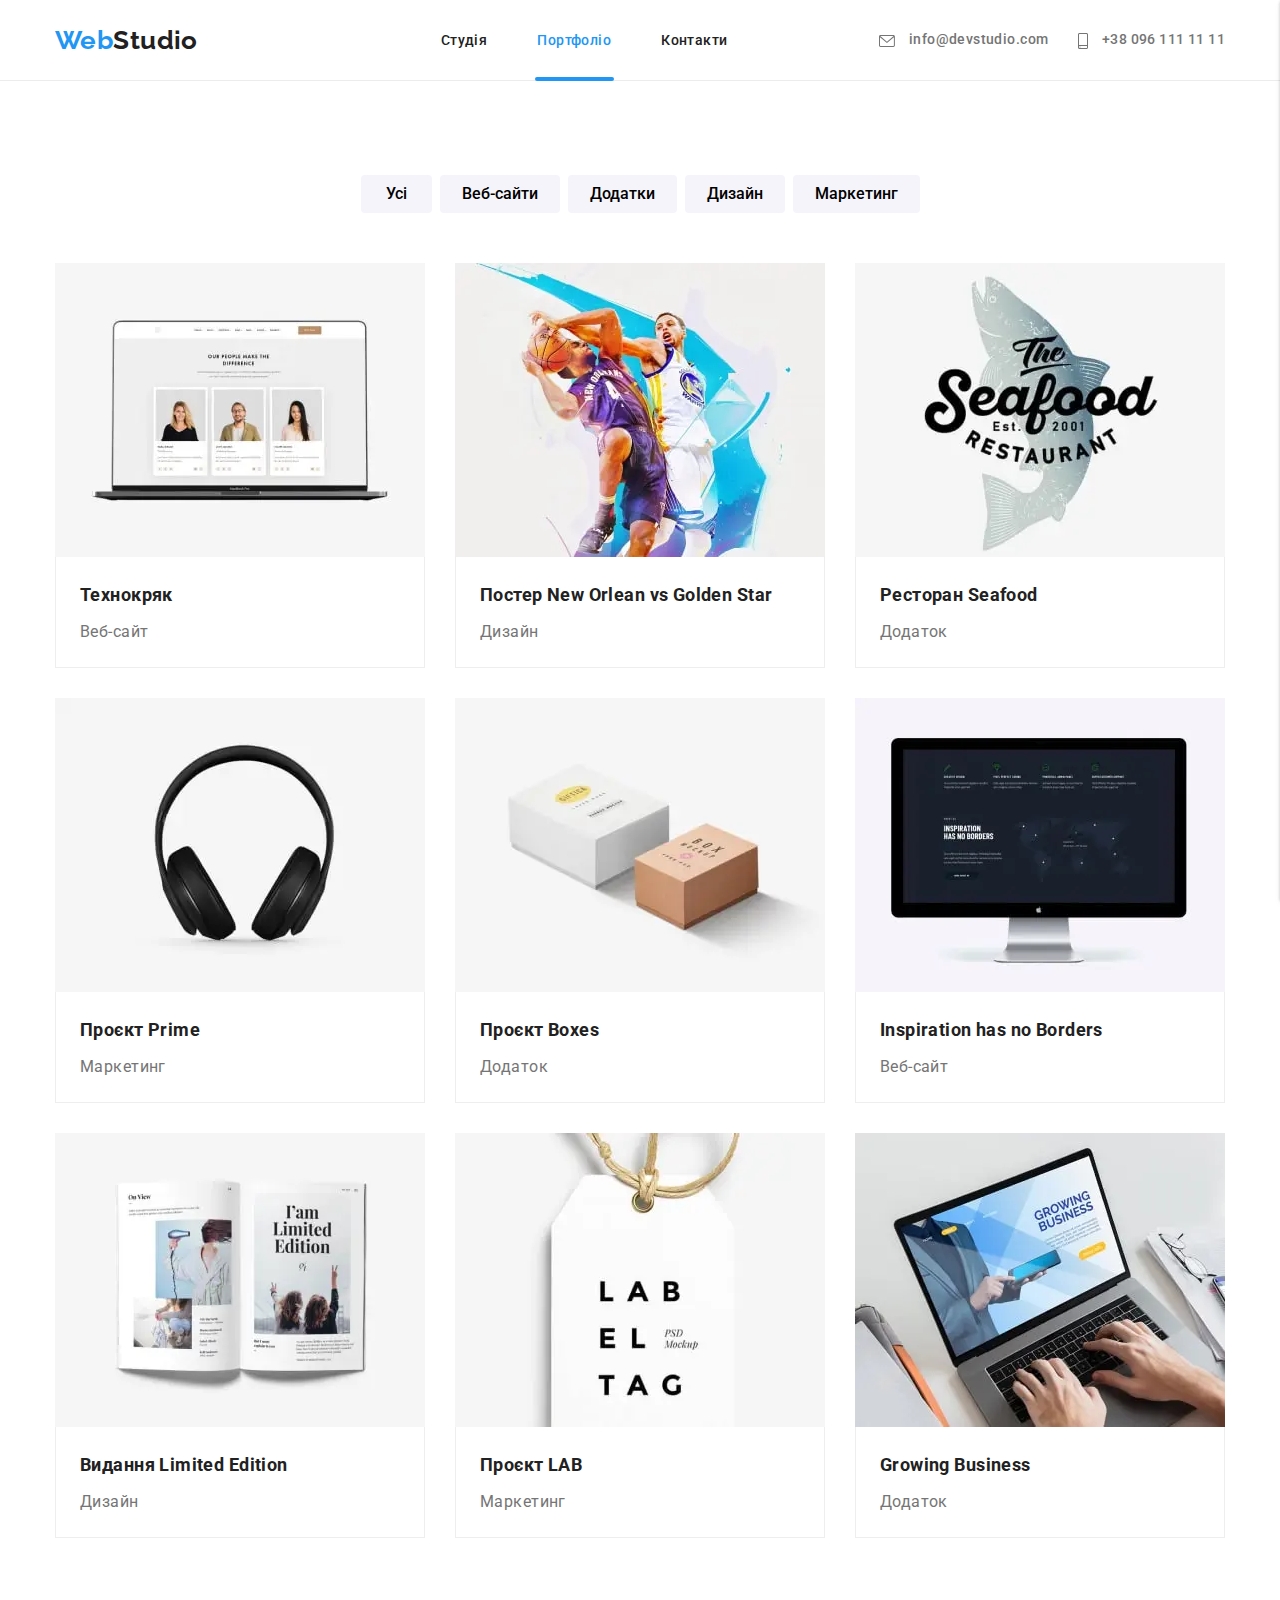
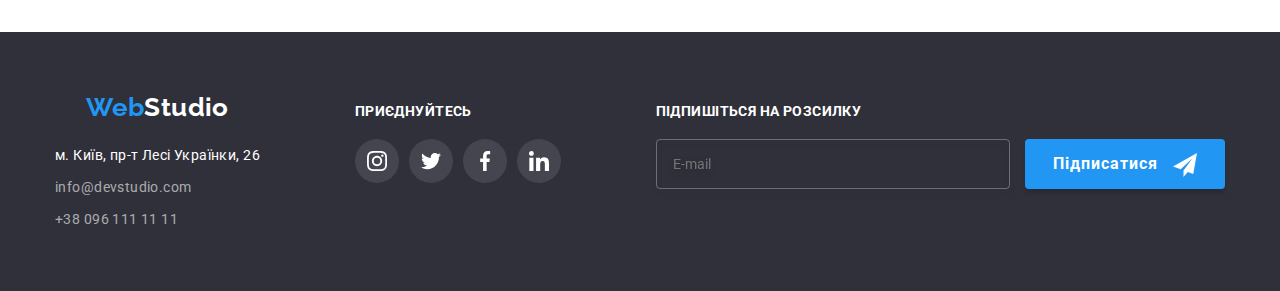
<file: portfolio.html>
<!DOCTYPE html>
<html lang="uk">
  <head>
    <meta charset="utf-8" />
    <meta http-equiv="x-ua-compatible" content="ie=edge" />
    <meta name="viewport" content="width=device-width, initial-scale=1.0" />
    <title>Portfolio</title>

    <link rel="preconnect" href="https://fonts.googleapis.com" />
    <link rel="preconnect" href="https://fonts.gstatic.com" crossorigin />
    <link
      href="https://fonts.googleapis.com/css2?family=Raleway:wght@700&family=Roboto:wght@400;500;700;900&display=swap"
      rel="stylesheet"
    />

    <link
      rel="stylesheet"
      href="https://cdnjs.cloudflare.com/ajax/libs/modern-normalize/1.1.0/modern-normalize.min.css"
    />
    <link rel="stylesheet" href="./css/main.min.css" />
  </head>
  <body>
    <header class="header">
      <div class="wrapper header__wrapper">
        <div class="logo header__logo">
          <a class="logo__link" href="./index.html"
            >Web<span
              class="logo__accent-text logo__accent-text_header-colored"
              lang="en"
              >Studio</span
            ></a
          >
        </div>
        <nav class="navigation">
          <ul class="navigation__list">
            <li class="navigation__item">
              <a class="navigation__link" href="./index.html">Студія</a>
            </li>
            <li class="navigation__item">
              <a
                class="navigation__link navigation__link_current"
                href="./portfolio.html"
                >Портфоліо</a
              >
            </li>
            <li class="navigation__item">
              <a class="navigation__link" href="#">Контакти</a>
            </li>
          </ul>
        </nav>

        <div class="contacts">
          <ul class="contacts__list">
            <li class="contacts__item">
              <a
                class="contacts__link"
                href="mailto:info@devstudio.com"
                lang="en"
              >
                <svg
                  class="contacts__icon contacts__icon_right"
                  width="16"
                  height="12"
                >
                  <use href="./images/svg/icons.svg#icon-envelope"></use>
                </svg>
                info@devstudio.com</a
              >
            </li>
            <li class="contacts__item">
              <a class="contacts__link" href="tel:+380961111111">
                <svg
                  class="contacts__icon contacts__icon_right"
                  width="10"
                  height="16"
                >
                  <use href="./images/svg/icons.svg#icon-smartphone"></use>
                </svg>
                +38 096 111 11 11</a
              >
            </li>
          </ul>
        </div>
        <button
          class="menu-toggle js-open-menu"
          aria-label="Відкрити мобільне меню"
          aria-expanded="false"
          aria-controls="mobile-menu"
        >
          <svg class="mobile-menu__icon" width="40" height="40">
            <use href="./images/svg/icons.svg#icon-menu-btn"></use>
            <use></use>
          </svg>
        </button>
      </div>
    </header>

    <main>
      <section class="projects">
        <h1 class="is-hidden">Проєкти</h1>
        <div class="wrapper">
          <ul class="buttons-list buttons-list__card-set">
            <li class="buttons-list__item">
              <button
                class="buttons-list__button buttons-list__button_uniq-size"
              >
                Усі
              </button>
            </li>
            <li class="buttons-list__item">
              <button class="buttons-list__button">Веб-сайти</button>
            </li>
            <li class="buttons-list__item">
              <button class="buttons-list__button">Додатки</button>
            </li>
            <li class="buttons-list__item">
              <button class="buttons-list__button">Дизайн</button>
            </li>
            <li class="buttons-list__item">
              <button class="buttons-list__button">Маркетинг</button>
            </li>
          </ul>

          <ul class="card-set">
            <li class="card-set__item">
              <a class="card-set__link" href="#">
                <div class="card-set__thumb">
                  <picture>
                    <source
                      media="(min-width: 1200px)"
                      srcset="
                        ./images/webp/desktop/desk-project-1@1x.webp 1x,
                        ./images/webp/desktop/desk-project-1@2x.webp 2x,
                        ./images/webp/desktop/desk-project-1@3x.webp 3x
                      "
                      type="image/webp"
                    />

                    <source
                      media="(min-width: 1200px)"
                      srcset="
                        ./images/jpg/desktop/desk-project-1@1x.jpg 1x,
                        ./images/jpg/desktop/desk-project-1@2x.jpg 2x,
                        ./images/jpg/desktop/desk-project-1@3x.jpg 3x
                      "
                      type="image/jpg"
                    />

                    <source
                      media="(min-width: 768px)"
                      srcset="
                        ./images/webp/tablet/tab-project-1@1x.webp 1x,
                        ./images/webp/tablet/tab-project-1@2x.webp 2x,
                        ./images/webp/tablet/tab-project-1@3x.webp 3x
                      "
                      type="image/webp"
                    />

                    <source
                      media="(min-width: 768px)"
                      srcset="
                        ./images/jpg/tablet/tab-project-1@1x.jpg 1x,
                        ./images/jpg/tablet/tab-project-1@2x.jpg 2x,
                        ./images/jpg/tablet/tab-project-1@3x.jpg 3x
                      "
                      type="image/jpg"
                    />

                    <source
                      media="(max-width: 767px)"
                      srcset="
                        ./images/webp/mobile/mob-project-1@1x.webp 1x,
                        ./images/webp/mobile/mob-project-1@2x.webp 2x,
                        ./images/webp/mobile/mob-project-1@3x.webp 3x
                      "
                      type="image/webp"
                    />

                    <source
                      media="(max-width: 767px)"
                      srcset="
                        ./images/jpg/mobile/mob-project-1@1x.jpg 1x,
                        ./images/jpg/mobile/mob-project-1@2x.jpg 2x,
                        ./images/jpg/mobile/mob-project-1@3x.jpg 3x
                      "
                      type="image/jpg"
                    />

                    <img
                      class="card-set__image"
                      src="./images/jpg/desktop/desk-project-1@1x.jpg"
                      alt="лептоп з зображеннням сайту з трьома фото, на яких дві жінки та чоловік"
                      width="370"
                      height="294"
                      loading="lazy"
                    />
                  </picture>

                  <div class="card-set__overlay">
                    <p class="card-set__description">
                      Ресурс пропонує комплексні пропозиції з різним рівнем
                      функціоналу та сервісів. Все це дозволить відвідувачу
                      отримати вичерпні відомості про компанію чи приватну
                      особу.
                    </p>
                  </div>
                </div>
                <div class="card-set__border">
                  <h2 class="card-set__title">Технокряк</h2>
                  <p class="card-set__text">Веб-сайт</p>
                </div>
              </a>
            </li>

            <li class="card-set__item">
              <a class="card-set__link" href="#">
                <div class="card-set__thumb">
                  <picture>
                    <source
                      media="(min-width: 1200px)"
                      srcset="
                        ./images/webp/desktop/desk-project-2@1x.webp 1x,
                        ./images/webp/desktop/desk-project-2@2x.webp 2x,
                        ./images/webp/desktop/desk-project-2@3x.webp 3x
                      "
                      type="image/webp"
                    />

                    <source
                      media="(min-width: 1200px)"
                      srcset="
                        ./images/jpg/desktop/desk-project-2@1x.jpg 1x,
                        ./images/jpg/desktop/desk-project-2@2x.jpg 2x,
                        ./images/jpg/desktop/desk-project-2@3x.jpg 3x
                      "
                      type="image/jpg"
                    />

                    <source
                      media="(min-width: 768px)"
                      srcset="
                        ./images/webp/tablet/tab-project-2@1x.webp 1x,
                        ./images/webp/tablet/tab-project-2@2x.webp 2x,
                        ./images/webp/tablet/tab-project-2@3x.webp 3x
                      "
                      type="image/webp"
                    />

                    <source
                      media="(min-width: 768px)"
                      srcset="
                        ./images/jpg/tablet/tab-project-2@1x.jpg 1x,
                        ./images/jpg/tablet/tab-project-2@2x.jpg 2x,
                        ./images/jpg/tablet/tab-project-2@3x.jpg 3x
                      "
                      type="image/jpg"
                    />

                    <source
                      media="(max-width: 767px)"
                      srcset="
                        ./images/webp/mobile/mob-project-2@1x.webp 1x,
                        ./images/webp/mobile/mob-project-2@2x.webp 2x,
                        ./images/webp/mobile/mob-project-2@3x.webp 3x
                      "
                      type="image/webp"
                    />

                    <source
                      media="(max-width: 767px)"
                      srcset="
                        ./images/jpg/mobile/mob-project-2@1x.jpg 1x,
                        ./images/jpg/mobile/mob-project-2@2x.jpg 2x,
                        ./images/jpg/mobile/mob-project-2@3x.jpg 3x
                      "
                      type="image/jpg"
                    />

                    <img
                      class="card-set__image"
                      src="./images/jpg/desktop/desk-project-2@1x.jpg"
                      alt="два гравця в баскетбол, один з м'ячем в стрибку, інший намагається вибити м'яч"
                      width="370"
                      height="294"
                      loading="lazy"
                    />
                  </picture>

                  <div class="card-set__overlay">
                    <p class="card-set__description">
                      Ресурс пропонує комплексні пропозиції з різним рівнем
                      функціоналу та сервісів. Все це дозволить відвідувачу
                      отримати вичерпні відомості про компанію чи приватну
                      особу.
                    </p>
                  </div>
                </div>
                <div class="card-set__border">
                  <h2 class="card-set__title">
                    Постер New Orlean vs Golden Star
                  </h2>
                  <p class="card-set__text">Дизайн</p>
                </div>
              </a>
            </li>

            <li class="card-set__item">
              <a class="card-set__link" href="#">
                <div class="card-set__thumb">
                  <picture>
                    <source
                      media="(min-width: 1200px)"
                      srcset="
                        ./images/webp/desktop/desk-project-3@1x.webp 1x,
                        ./images/webp/desktop/desk-project-3@2x.webp 2x,
                        ./images/webp/desktop/desk-project-3@3x.webp 3x
                      "
                      type="image/webp"
                    />

                    <source
                      media="(min-width: 1200px)"
                      srcset="
                        ./images/jpg/desktop/desk-project-3@1x.jpg 1x,
                        ./images/jpg/desktop/desk-project-3@2x.jpg 2x,
                        ./images/jpg/desktop/desk-project-3@3x.jpg 3x
                      "
                      type="image/jpg"
                    />

                    <source
                      media="(min-width: 768px)"
                      srcset="
                        ./images/webp/tablet/tab-project-3@1x.webp 1x,
                        ./images/webp/tablet/tab-project-3@2x.webp 2x,
                        ./images/webp/tablet/tab-project-3@3x.webp 3x
                      "
                      type="image/webp"
                    />

                    <source
                      media="(min-width: 768px)"
                      srcset="
                        ./images/jpg/tablet/tab-project-3@1x.jpg 1x,
                        ./images/jpg/tablet/tab-project-3@2x.jpg 2x,
                        ./images/jpg/tablet/tab-project-3@3x.jpg 3x
                      "
                      type="image/jpg"
                    />

                    <source
                      media="(max-width: 767px)"
                      srcset="
                        ./images/webp/mobile/mob-project-3@1x.webp 1x,
                        ./images/webp/mobile/mob-project-3@2x.webp 2x,
                        ./images/webp/mobile/mob-project-3@3x.webp 3x
                      "
                      type="image/webp"
                    />

                    <source
                      media="(max-width: 767px)"
                      srcset="
                        ./images/jpg/mobile/mob-project-3@1x.jpg 1x,
                        ./images/jpg/mobile/mob-project-3@2x.jpg 2x,
                        ./images/jpg/mobile/mob-project-3@3x.jpg 3x
                      "
                      type="image/jpg"
                    />

                    <img
                      class="card-set__image"
                      src="./images/jpg/desktop/desk-project-3@1x.jpg"
                      alt="зображення риби з назвою ресторану морська їжа, основанов в 2001 році"
                      width="370"
                      height="294"
                      loading="lazy"
                    />
                  </picture>

                  <div class="card-set__overlay">
                    <p class="card-set__description">
                      Ресурс пропонує комплексні пропозиції з різним рівнем
                      функціоналу та сервісів. Все це дозволить відвідувачу
                      отримати вичерпні відомості про компанію чи приватну
                      особу.
                    </p>
                  </div>
                </div>
                <div class="card-set__border">
                  <h2 class="card-set__title">Ресторан Seafood</h2>
                  <p class="card-set__text">Додаток</p>
                </div>
              </a>
            </li>

            <li class="card-set__item">
              <a class="card-set__link" href="#">
                <div class="card-set__thumb">
                  <picture>
                    <source
                      media="(min-width: 1200px)"
                      srcset="
                        ./images/webp/desktop/desk-project-4@1x.webp 1x,
                        ./images/webp/desktop/desk-project-4@2x.webp 2x,
                        ./images/webp/desktop/desk-project-4@3x.webp 3x
                      "
                      type="image/webp"
                    />

                    <source
                      media="(min-width: 1200px)"
                      srcset="
                        ./images/jpg/desktop/desk-project-4@1x.jpg 1x,
                        ./images/jpg/desktop/desk-project-4@2x.jpg 2x,
                        ./images/jpg/desktop/desk-project-4@3x.jpg 3x
                      "
                      type="image/jpg"
                    />

                    <source
                      media="(min-width: 768px)"
                      srcset="
                        ./images/webp/tablet/tab-project-4@1x.webp 1x,
                        ./images/webp/tablet/tab-project-4@2x.webp 2x,
                        ./images/webp/tablet/tab-project-4@3x.webp 3x
                      "
                      type="image/webp"
                    />

                    <source
                      media="(min-width: 768px)"
                      srcset="
                        ./images/jpg/tablet/tab-project-4@1x.jpg 1x,
                        ./images/jpg/tablet/tab-project-4@2x.jpg 2x,
                        ./images/jpg/tablet/tab-project-4@3x.jpg 3x
                      "
                      type="image/jpg"
                    />

                    <source
                      media="(max-width: 767px)"
                      srcset="
                        ./images/webp/mobile/mob-project-4@1x.webp 1x,
                        ./images/webp/mobile/mob-project-4@2x.webp 2x,
                        ./images/webp/mobile/mob-project-4@3x.webp 3x
                      "
                      type="image/webp"
                    />

                    <source
                      media="(max-width: 767px)"
                      srcset="
                        ./images/jpg/mobile/mob-project-4@1x.jpg 1x,
                        ./images/jpg/mobile/mob-project-4@2x.jpg 2x,
                        ./images/jpg/mobile/mob-project-4@3x.jpg 3x
                      "
                      type="image/jpg"
                    />

                    <img
                      class="card-set__image"
                      src="./images/jpg/desktop/desk-project-4@1x.jpg"
                      alt="безпровідні повнорозмірні навушники чорного кольору"
                      width="370"
                      height="294"
                      loading="lazy"
                    />
                  </picture>

                  <div class="card-set__overlay">
                    <p class="card-set__description">
                      Ресурс пропонує комплексні пропозиції з різним рівнем
                      функціоналу та сервісів. Все це дозволить відвідувачу
                      отримати вичерпні відомості про компанію чи приватну
                      особу.
                    </p>
                  </div>
                </div>
                <div class="card-set__border">
                  <h2 class="card-set__title">Проєкт Prime</h2>
                  <p class="card-set__text">Маркетинг</p>
                </div>
              </a>
            </li>

            <li class="card-set__item">
              <a class="card-set__link" href="#">
                <div class="card-set__thumb">
                  <picture>
                    <source
                      media="(min-width: 1200px)"
                      srcset="
                        ./images/webp/desktop/desk-project-5@1x.webp 1x,
                        ./images/webp/desktop/desk-project-5@2x.webp 2x,
                        ./images/webp/desktop/desk-project-5@3x.webp 3x
                      "
                      type="image/webp"
                    />

                    <source
                      media="(min-width: 1200px)"
                      srcset="
                        ./images/jpg/desktop/desk-project-5@1x.jpg 1x,
                        ./images/jpg/desktop/desk-project-5@2x.jpg 2x,
                        ./images/jpg/desktop/desk-project-5@3x.jpg 3x
                      "
                      type="image/jpg"
                    />

                    <source
                      media="(min-width: 768px)"
                      srcset="
                        ./images/webp/tablet/tab-project-5@1x.webp 1x,
                        ./images/webp/tablet/tab-project-5@2x.webp 2x,
                        ./images/webp/tablet/tab-project-5@3x.webp 3x
                      "
                      type="image/webp"
                    />

                    <source
                      media="(min-width: 768px)"
                      srcset="
                        ./images/jpg/tablet/tab-project-5@1x.jpg 1x,
                        ./images/jpg/tablet/tab-project-5@2x.jpg 2x,
                        ./images/jpg/tablet/tab-project-5@3x.jpg 3x
                      "
                      type="image/jpg"
                    />

                    <source
                      media="(max-width: 767px)"
                      srcset="
                        ./images/webp/mobile/mob-project-5@1x.webp 1x,
                        ./images/webp/mobile/mob-project-5@2x.webp 2x,
                        ./images/webp/mobile/mob-project-5@3x.webp 3x
                      "
                      type="image/webp"
                    />

                    <source
                      media="(max-width: 767px)"
                      srcset="
                        ./images/jpg/mobile/mob-project-1@1x.jpg 1x,
                        ./images/jpg/mobile/mob-project-1@2x.jpg 2x,
                        ./images/jpg/mobile/mob-project-5@3x.jpg 3x
                      "
                      type="image/jpg"
                    />

                    <img
                      class="card-set__image"
                      src="./images/jpg/desktop/desk-project-5@1x.jpg"
                      alt="дві картонні коробки різних розмірів"
                      width="370"
                      height="294"
                      loading="lazy"
                    />
                  </picture>

                  <div class="card-set__overlay">
                    <p class="card-set__description">
                      Ресурс пропонує комплексні пропозиції з різним рівнем
                      функціоналу та сервісів. Все це дозволить відвідувачу
                      отримати вичерпні відомості про компанію чи приватну
                      особу.
                    </p>
                  </div>
                </div>
                <div class="card-set__border">
                  <h2 class="card-set__title">Проєкт Boxes</h2>
                  <p class="card-set__text">Додаток</p>
                </div>
              </a>
            </li>

            <li class="card-set__item">
              <a class="card-set__link" href="#">
                <div class="card-set__thumb">
                  <picture>
                    <source
                      media="(min-width: 1200px)"
                      srcset="
                        ./images/webp/desktop/desk-project-6@1x.webp 1x,
                        ./images/webp/desktop/desk-project-6@2x.webp 2x,
                        ./images/webp/desktop/desk-project-6@3x.webp 3x
                      "
                      type="image/webp"
                    />

                    <source
                      media="(min-width: 1200px)"
                      srcset="
                        ./images/jpg/desktop/desk-project-6@1x.jpg 1x,
                        ./images/jpg/desktop/desk-project-6@2x.jpg 2x,
                        ./images/jpg/desktop/desk-project-6@3x.jpg 3x
                      "
                      type="image/jpg"
                    />

                    <source
                      media="(min-width: 768px)"
                      srcset="
                        ./images/webp/tablet/tab-project-6@1x.webp 1x,
                        ./images/webp/tablet/tab-project-6@2x.webp 2x,
                        ./images/webp/tablet/tab-project-6@3x.webp 3x
                      "
                      type="image/webp"
                    />

                    <source
                      media="(min-width: 768px)"
                      srcset="
                        ./images/jpg/tablet/tab-project-6@1x.jpg 1x,
                        ./images/jpg/tablet/tab-project-6@2x.jpg 2x,
                        ./images/jpg/tablet/tab-project-6@3x.jpg 3x
                      "
                      type="image/jpg"
                    />

                    <source
                      media="(max-width: 767px)"
                      srcset="
                        ./images/webp/mobile/mob-project-6@1x.webp 1x,
                        ./images/webp/mobile/mob-project-6@2x.webp 2x,
                        ./images/webp/mobile/mob-project-6@3x.webp 3x
                      "
                      type="image/webp"
                    />

                    <source
                      media="(max-width: 767px)"
                      srcset="
                        ./images/jpg/mobile/mob-project-6@1x.jpg 1x,
                        ./images/jpg/mobile/mob-project-6@2x.jpg 2x,
                        ./images/jpg/mobile/mob-project-6@3x.jpg 3x
                      "
                      type="image/jpg"
                    />

                    <img
                      class="card-set__image"
                      src="./images/jpg/desktop/desk-project-6@1x.jpg"
                      alt="аймак з відображенням сайту з написом натхнення без кордонів"
                      width="370"
                      height="294"
                      loading="lazy"
                    />
                  </picture>

                  <div class="card-set__overlay">
                    <p class="card-set__description">
                      Ресурс пропонує комплексні пропозиції з різним рівнем
                      функціоналу та сервісів. Все це дозволить відвідувачу
                      отримати вичерпні відомості про компанію чи приватну
                      особу.
                    </p>
                  </div>
                </div>
                <div class="card-set__border">
                  <h2 class="card-set__title">Inspiration has no Borders</h2>
                  <p class="card-set__text">Веб-сайт</p>
                </div>
              </a>
            </li>

            <li class="card-set__item">
              <a class="card-set__link" href="#">
                <div class="card-set__thumb">
                  <picture>
                    <source
                      media="(min-width: 1200px)"
                      srcset="
                        ./images/webp/desktop/desk-project-7@1x.webp 1x,
                        ./images/webp/desktop/desk-project-7@2x.webp 2x,
                        ./images/webp/desktop/desk-project-7@3x.webp 3x
                      "
                      type="image/webp"
                    />

                    <source
                      media="(min-width: 1200px)"
                      srcset="
                        ./images/jpg/desktop/desk-project-7@1x.jpg 1x,
                        ./images/jpg/desktop/desk-project-7@2x.jpg 2x,
                        ./images/jpg/desktop/desk-project-7@3x.jpg 3x
                      "
                      type="image/jpg"
                    />

                    <source
                      media="(min-width: 768px)"
                      srcset="
                        ./images/webp/tablet/tab-project-7@1x.webp 1x,
                        ./images/webp/tablet/tab-project-7@2x.webp 2x,
                        ./images/webp/tablet/tab-project-7@3x.webp 3x
                      "
                      type="image/webp"
                    />

                    <source
                      media="(min-width: 768px)"
                      srcset="
                        ./images/jpg/tablet/tab-project-7@1x.jpg 1x,
                        ./images/jpg/tablet/tab-project-7@2x.jpg 2x,
                        ./images/jpg/tablet/tab-project-7@3x.jpg 3x
                      "
                      type="image/jpg"
                    />

                    <source
                      media="(max-width: 767px)"
                      srcset="
                        ./images/webp/mobile/mob-project-7@1x.webp 1x,
                        ./images/webp/mobile/mob-project-7@2x.webp 2x,
                        ./images/webp/mobile/mob-project-7@3x.webp 3x
                      "
                      type="image/webp"
                    />

                    <source
                      media="(max-width: 767px)"
                      srcset="
                        ./images/jpg/mobile/mob-project-7@1x.jpg 1x,
                        ./images/jpg/mobile/mob-project-7@2x.jpg 2x,
                        ./images/jpg/mobile/mob-project-7@3x.jpg 3x
                      "
                      type="image/jpg"
                    />

                    <img
                      class="card-set__image"
                      src="./images/jpg/desktop/desk-project-7@1x.jpg"
                      alt="розгорнута книга з зображеннями жінок"
                      width="370"
                      height="294"
                      loading="lazy"
                    />
                  </picture>

                  <div class="card-set__overlay">
                    <p class="card-set__description">
                      Ресурс пропонує комплексні пропозиції з різним рівнем
                      функціоналу та сервісів. Все це дозволить відвідувачу
                      отримати вичерпні відомості про компанію чи приватну
                      особу.
                    </p>
                  </div>
                </div>
                <div class="card-set__border">
                  <h2 class="card-set__title">Видання Limited Edition</h2>
                  <p class="card-set__text">Дизайн</p>
                </div>
              </a>
            </li>

            <li class="card-set__item">
              <a class="card-set__link" href="#">
                <div class="card-set__thumb">
                  <picture>
                    <source
                      media="(min-width: 1200px)"
                      srcset="
                        ./images/webp/desktop/desk-project-8@1x.webp 1x,
                        ./images/webp/desktop/desk-project-8@2x.webp 2x,
                        ./images/webp/desktop/desk-project-8@3x.webp 3x
                      "
                      type="image/webp"
                    />

                    <source
                      media="(min-width: 1200px)"
                      srcset="
                        ./images/jpg/desktop/desk-project-8@1x.jpg 1x,
                        ./images/jpg/desktop/desk-project-8@2x.jpg 2x,
                        ./images/jpg/desktop/desk-project-8@3x.jpg 3x
                      "
                      type="image/jpg"
                    />

                    <source
                      media="(min-width: 768px)"
                      srcset="
                        ./images/webp/tablet/tab-project-8@1x.webp 1x,
                        ./images/webp/tablet/tab-project-8@2x.webp 2x,
                        ./images/webp/tablet/tab-project-8@3x.webp 3x
                      "
                      type="image/webp"
                    />

                    <source
                      media="(min-width: 768px)"
                      srcset="
                        ./images/jpg/tablet/tab-project-8@1x.jpg 1x,
                        ./images/jpg/tablet/tab-project-8@2x.jpg 2x,
                        ./images/jpg/tablet/tab-project-8@3x.jpg 3x
                      "
                      type="image/jpg"
                    />

                    <source
                      media="(max-width: 767px)"
                      srcset="
                        ./images/webp/mobile/mob-project-8@1x.webp 1x,
                        ./images/webp/mobile/mob-project-8@2x.webp 2x,
                        ./images/webp/mobile/mob-project-8@3x.webp 3x
                      "
                      type="image/webp"
                    />

                    <source
                      media="(max-width: 767px)"
                      srcset="
                        ./images/jpg/mobile/mob-project-8@1x.jpg 1x,
                        ./images/jpg/mobile/mob-project-8@2x.jpg 2x,
                        ./images/jpg/mobile/mob-project-8@3x.jpg 3x
                      "
                      type="image/jpg"
                    />

                    <img
                      class="card-set__image"
                      src="./images/jpg/desktop/desk-project-8@1x.jpg"
                      alt="ярлик з написом лаб ел таг"
                      width="370"
                      height="294"
                      loading="lazy"
                    />
                  </picture>

                  <div class="card-set__overlay">
                    <p class="card-set__description">
                      Ресурс пропонує комплексні пропозиції з різним рівнем
                      функціоналу та сервісів. Все це дозволить відвідувачу
                      отримати вичерпні відомості про компанію чи приватну
                      особу.
                    </p>
                  </div>
                </div>
                <div class="card-set__border">
                  <h2 class="card-set__title">Проєкт LAB</h2>
                  <p class="card-set__text">Маркетинг</p>
                </div>
              </a>
            </li>

            <li class="card-set__item">
              <a class="card-set__link" href="#">
                <div class="card-set__thumb">
                  <picture>
                    <source
                      media="(min-width: 1200px)"
                      srcset="
                        ./images/webp/desktop/desk-project-9@1x.webp 1x,
                        ./images/webp/desktop/desk-project-9@2x.webp 2x,
                        ./images/webp/desktop/desk-project-9@3x.webp 3x
                      "
                      type="image/webp"
                    />

                    <source
                      media="(min-width: 1200px)"
                      srcset="
                        ./images/jpg/desktop/desk-project-9@1x.jpg 1x,
                        ./images/jpg/desktop/desk-project-9@2x.jpg 2x,
                        ./images/jpg/desktop/desk-project-9@3x.jpg 3x
                      "
                      type="image/jpg"
                    />

                    <source
                      media="(min-width: 768px)"
                      srcset="
                        ./images/webp/tablet/tab-project-9@1x.webp 1x,
                        ./images/webp/tablet/tab-project-9@2x.webp 2x,
                        ./images/webp/tablet/tab-project-9@3x.webp 3x
                      "
                      type="image/webp"
                    />

                    <source
                      media="(min-width: 768px)"
                      srcset="
                        ./images/jpg/tablet/tab-project-9@1x.jpg 1x,
                        ./images/jpg/tablet/tab-project-9@2x.jpg 2x,
                        ./images/jpg/tablet/tab-project-9@3x.jpg 3x
                      "
                      type="image/jpg"
                    />

                    <source
                      media="(max-width: 767px)"
                      srcset="
                        ./images/webp/mobile/mob-project-9@1x.webp 1x,
                        ./images/webp/mobile/mob-project-9@2x.webp 2x,
                        ./images/webp/mobile/mob-project-9@3x.webp 3x
                      "
                      type="image/webp"
                    />

                    <source
                      media="(max-width: 767px)"
                      srcset="
                        ./images/jpg/mobile/mob-project-9@1x.jpg 1x,
                        ./images/jpg/mobile/mob-project-9@2x.jpg 2x,
                        ./images/jpg/mobile/mob-project-9@3x.jpg 3x
                      "
                      type="image/jpg"
                    />

                    <img
                      class="card-set__image"
                      src="./images/jpg/desktop/desk-project-9@1x.jpg"
                      alt="лептоп з відображенням сайту зростаючий бізнес"
                      width="370"
                      height="294"
                      loading="lazy"
                    />
                  </picture>

                  <div class="card-set__overlay">
                    <p class="card-set__description">
                      Ресурс пропонує комплексні пропозиції з різним рівнем
                      функціоналу та сервісів. Все це дозволить відвідувачу
                      отримати вичерпні відомості про компанію чи приватну
                      особу.
                    </p>
                  </div>
                  <!-- остальные потом :) -->
                </div>
                <div class="card-set__border">
                  <h2 class="card-set__title">Growing Business</h2>
                  <p class="card-set__text">Додаток</p>
                </div>
              </a>
            </li>
          </ul>
        </div>
      </section>
    </main>

    <footer class="footer">
      <div class="wrapper wrapper_flex footer__wrapper">
        <div>
          <div class="logo">
            <a class="logo__link" href="./index.html"
              >Web<span
                class="logo__accent-text logo__accent-text_light"
                lang="en"
                >Studio</span
              ></a
            >
          </div>

          <address class="address-block">
            <ul class="address-block__list">
              <li class="address-block__item">
                <a
                  class="address-block__link address-block__link_colored"
                  href="https://www.google.com/maps/d/embed?mid=10uSM3H-mIU3GznYo2szRIEphczw&hl=en_US&ehbc=2E312F"
                  target="_blank"
                  >м. Київ, пр-т Лесі Українки, 26</a
                >
              </li>
              <li class="address-block__item">
                <a
                  class="address-block__link"
                  href="mailto:info@devstudio.com"
                  lang="en"
                  >info@devstudio.com</a
                >
              </li>
              <li class="address-block__item">
                <a class="address-block__link" href="tel:+380961111111"
                  >+38 096 111 11 11</a
                >
              </li>
            </ul>
          </address>
        </div>
        <div>
          <h3 class="additional-title">Приєднуйтесь</h3>
          <div class="social-block additional-title__social-block">
            <ul class="social-block__list">
              <li class="social-block__item">
                <a
                  href="#"
                  class="social-block__link social-block__link_theme-grey"
                >
                  <svg class="social-block__icon" width="20" height="20">
                    <use href="./images/svg/icons.svg#icon-instagram"></use>
                  </svg>
                </a>
              </li>
              <li class="social-block__item">
                <a
                  href="#"
                  class="social-block__link social-block__link_theme-grey"
                >
                  <svg class="social-block__icon" width="20" height="20">
                    <use href="./images/svg/icons.svg#icon-twitter"></use>
                  </svg>
                </a>
              </li>
              <li class="social-block__item">
                <a
                  href="#"
                  class="social-block__link social-block__link_theme-grey"
                >
                  <svg class="social-block__icon" width="20" height="20">
                    <use href="./images/svg/icons.svg#icon-facebook"></use>
                  </svg>
                </a>
              </li>
              <li class="social-block__item">
                <a
                  href="#"
                  class="social-block__link social-block__link_theme-grey"
                >
                  <svg class="social-block__icon" width="20" height="20">
                    <use href="./images/svg/icons.svg#icon-linkedin"></use>
                  </svg>
                </a>
              </li>
            </ul>
          </div>
        </div>

        <div>
          <h3 class="additional-title">Підпишіться на розсилку</h3>
          <form
            class="form-subscription additional-title__form-subscription"
            action="#"
          >
            <label class="form-subscription__label is-hidden">Email</label>
            <input
              class="form_subscription__input"
              type="email"
              placeholder="E-mail"
            />
            <button
              class="form-subscription__button button-responsive"
              type="submit"
            >
              Підписатися
              <svg
                class="form-subscription__button-icon-send"
                width="24"
                height="24"
              >
                <use href="./images/svg/icons.svg#icon-send"></use>
              </svg>
            </button>
          </form>
        </div>
      </div>
    </footer>

    <!-- mobile menu begin -->
    <div class="menu-container js-menu-container" id="mobile-menu">
      <button
        class="menu-toggle js-close-menu"
        aria-label="Закрити мобільне меню"
      >
        <svg class="mobile-menu__icon" width="40" height="40">
          <use href="./images/svg/icons.svg#icon-close-btn"></use>
        </svg>
      </button>

      <ul class="mobile-menu">
        <li class="mobile-menu__item">
          <a class="mobile-menu__link" href="./index.html">Студія</a>
        </li>
        <li class="mobile-menu__item">
          <a
            class="mobile-menu__link mobile-menu__link_current"
            href="./portfolio.html"
            >Портфоліо</a
          >
        </li>
        <li class="mobile-menu__item">
          <a class="mobile-menu__link" href="#">Контакти</a>
        </li>
      </ul>

      <ul class="mobile-contacts">
        <li class="mobile-contacts__item">
          <a
            class="mobile-contacts__link mobile-contacts__link_primary-large"
            href="tel:+380961111111"
            >+38 096 111 11 11</a
          >
        </li>
        <li class="mobile-contacts__item">
          <a
            class="mobile-contacts__link mobile-contacts__link_secondary-medium"
            href="mailto:info@devstudio.com"
            >info@devstudio.com</a
          >
        </li>
      </ul>

      <ul class="mobile-socials">
        <li class="mobile-socials__item">
          <a href="#" class="mobile-socials__link">Instagram</a>
        </li>
        <li class="mobile-socials__item">
          <a href="#" class="mobile-socials__link">Twitter</a>
        </li>
        <li class="mobile-socials__item">
          <a href="#" class="mobile-socials__link">Facebook</a>
        </li>
        <li class="mobile-socials__item">
          <a href="#" class="mobile-socials__link">LinkedIn</a>
        </li>
      </ul>
    </div>

    <script defer src="js/mobile-menu.js"></script>
    <!-- mobile menu end -->
  </body>
</html>
</file>
<file: css/main.min.css>
.is-hidden{position:absolute;width:1px;height:1px;padding:0;margin:-1px;overflow:hidden;clip:rect(0 0 0 0);-webkit-clip-path:inset(50%);clip-path:inset(50%);white-space:nowrap;border:0}body{font-family:Roboto,sans-serif;font-size:14px;font-style:normal;font-weight:400;color:#757575;letter-spacing:.03em}h1,h2,h3,h4{font-weight:700;margin-block:0}p{margin-block:0}ul{padding-inline:0;margin-block:0;list-style:none}a{color:#2196f3;text-decoration:none}section{padding-block:60px}@media screen and (min-width: 1200px){section{padding-block:94px}}img{display:block;max-width:100%;height:auto}.address-block__item:not(:first-child){margin-top:8px}.address-block__link{font-style:normal;font-size:14px;font-weight:400;line-height:1.7142857143;color:rgba(255,255,255,.6)}.address-block__link_colored{color:#fff}.buttons-list__button,.button-main,.modal-form__button,.form-subscription__button{font-family:Roboto,sans-serif;font-size:16px;cursor:pointer;border:none;border-radius:4px}.button-main,.modal-form__button,.form-subscription__button{width:216px;height:50px;padding-block:10px;font-weight:700;line-height:1.875;color:#fff;letter-spacing:.06em;background-color:#2196f3;-webkit-box-shadow:0 4px 4px rgba(0,0,0,.15);box-shadow:0 4px 4px rgba(0,0,0,.15);-webkit-transition:background-color 250ms cubic-bezier(0.4, 0, 0.2, 1),-webkit-box-shadow 250ms cubic-bezier(0.4, 0, 0.2, 1);transition:background-color 250ms cubic-bezier(0.4, 0, 0.2, 1),-webkit-box-shadow 250ms cubic-bezier(0.4, 0, 0.2, 1);transition:background-color 250ms cubic-bezier(0.4, 0, 0.2, 1),box-shadow 250ms cubic-bezier(0.4, 0, 0.2, 1);transition:background-color 250ms cubic-bezier(0.4, 0, 0.2, 1),box-shadow 250ms cubic-bezier(0.4, 0, 0.2, 1),-webkit-box-shadow 250ms cubic-bezier(0.4, 0, 0.2, 1)}.button-main:hover,.modal-form__button:hover,.form-subscription__button:hover,.button-main:focus,.modal-form__button:focus,.form-subscription__button:focus{background-color:#188ce8}.form-subscription__button{width:200px}.form-subscription__button-icon-send{margin-left:10px;vertical-align:middle}.modal-form__button{display:block;width:200px;margin-inline:auto}.buttons-list{display:-webkit-box;display:-ms-flexbox;display:flex;-ms-flex-wrap:wrap;flex-wrap:wrap;row-gap:15px;-webkit-column-gap:8px;-moz-column-gap:8px;column-gap:8px}@media screen and (min-width: 768px){.buttons-list{display:-webkit-box;display:-ms-flexbox;display:flex;-webkit-box-pack:center;-ms-flex-pack:center;justify-content:center}}.buttons-list__button{height:38px;padding:6px 22px;font-weight:500;line-height:1.625;text-align:center;background-color:#f5f4fa;-webkit-transition:color 250ms cubic-bezier(0.4, 0, 0.2, 1),background-color 250ms cubic-bezier(0.4, 0, 0.2, 1),-webkit-box-shadow 250ms cubic-bezier(0.4, 0, 0.2, 1);transition:color 250ms cubic-bezier(0.4, 0, 0.2, 1),background-color 250ms cubic-bezier(0.4, 0, 0.2, 1),-webkit-box-shadow 250ms cubic-bezier(0.4, 0, 0.2, 1);transition:color 250ms cubic-bezier(0.4, 0, 0.2, 1),background-color 250ms cubic-bezier(0.4, 0, 0.2, 1),box-shadow 250ms cubic-bezier(0.4, 0, 0.2, 1);transition:color 250ms cubic-bezier(0.4, 0, 0.2, 1),background-color 250ms cubic-bezier(0.4, 0, 0.2, 1),box-shadow 250ms cubic-bezier(0.4, 0, 0.2, 1),-webkit-box-shadow 250ms cubic-bezier(0.4, 0, 0.2, 1)}.buttons-list__button:hover,.buttons-list__button:focus{color:#fff;background-color:#2196f3;outline:none;-webkit-box-shadow:0 3px 1px rgba(0,0,0,.1),0 1px 2px rgba(0,0,0,.08),0 2px 2px rgba(0,0,0,.12);box-shadow:0 3px 1px rgba(0,0,0,.1),0 1px 2px rgba(0,0,0,.08),0 2px 2px rgba(0,0,0,.12)}.buttons-list__button_uniq-size{padding-inline:25px}@media screen and (max-width: 220px){.button-responsive{width:100%}}@media screen and (max-width: 767px){.contacts{display:none}}.contacts__list{display:-webkit-box;display:-ms-flexbox;display:flex;-webkit-box-orient:vertical;-webkit-box-direction:normal;-ms-flex-direction:column;flex-direction:column;gap:10px}@media screen and (min-width: 1200px){.contacts__list{-webkit-box-orient:horizontal;-webkit-box-direction:normal;-ms-flex-direction:row;flex-direction:row;gap:30px}}.contacts__item{font-size:12px;font-weight:500;line-height:1.1666666667}@media screen and (min-width: 1200px){.contacts__item{font-size:14px;line-height:1.1428571429}}.contacts__link{color:#757575;-webkit-transition:color 250ms cubic-bezier(0.4, 0, 0.2, 1);transition:color 250ms cubic-bezier(0.4, 0, 0.2, 1)}.contacts__link:hover,.contacts__link:focus{color:#2196f3}.contacts__icon{vertical-align:middle;fill:currentcolor}.contacts__icon_right{margin-right:10px}.logo{display:-webkit-box;display:-ms-flexbox;display:flex;-webkit-box-align:center;-ms-flex-align:center;align-items:center}.logo__link{font-family:Raleway,sans-serif;font-size:24px;font-weight:700;line-height:1.1666666667;color:#2196f3}@media screen and (min-width: 1200px){.logo__link{font-size:26px;line-height:1.1923076923}}.logo__accent-text{color:#212121}.logo__accent-text_light{color:#fff}.backdrop{position:fixed;top:0;left:0;width:100%;height:100%;background-color:rgba(0,0,0,.2);-webkit-transition:opacity 500ms cubic-bezier(0.4, 0, 0.2, 1),-webkit-transform 500ms cubic-bezier(0.4, 0, 0.2, 1);transition:opacity 500ms cubic-bezier(0.4, 0, 0.2, 1),-webkit-transform 500ms cubic-bezier(0.4, 0, 0.2, 1);transition:opacity 500ms cubic-bezier(0.4, 0, 0.2, 1),transform 500ms cubic-bezier(0.4, 0, 0.2, 1);transition:opacity 500ms cubic-bezier(0.4, 0, 0.2, 1),transform 500ms cubic-bezier(0.4, 0, 0.2, 1),-webkit-transform 500ms cubic-bezier(0.4, 0, 0.2, 1);-webkit-transform:scale(1);transform:scale(1);overflow-x:hidden;overflow-y:auto}.backdrop_hidden{pointer-events:none;opacity:0;-webkit-transform:scale(1.1);transform:scale(1.1)}.modal{position:absolute;top:50%;left:50%;width:450px;padding:40px;background-color:#fff;border-radius:4px;-webkit-box-shadow:0 1px 3px rgba(0,0,0,.12),0 1px 1px rgba(0,0,0,.14),0 2px 1px rgba(0,0,0,.2);box-shadow:0 1px 3px rgba(0,0,0,.12),0 1px 1px rgba(0,0,0,.14),0 2px 1px rgba(0,0,0,.2);-webkit-transform:translate(-50%, -50%);transform:translate(-50%, -50%)}@media screen and (max-width: 480px){.modal{width:100%}}@media(orientation: landscape)and (max-width: 767px),(max-width: 310px),(max-height: 600px){.modal{top:20px;-webkit-transform:translate(-50%);transform:translate(-50%)}}@media screen and (min-width: 1200px){.modal{min-width:528px;min-height:581px}}.modal__button-close{position:absolute;top:8px;right:8px;display:-webkit-box;display:-ms-flexbox;display:flex;-webkit-box-align:center;-ms-flex-align:center;align-items:center;-webkit-box-pack:center;-ms-flex-pack:center;justify-content:center;width:30px;height:30px;cursor:pointer;background-color:#fff;border:1px solid rgba(0,0,0,.1);border-radius:50%}.modal__button-close:hover .modal__icon-close-btn,.modal__button-close:focus .modal__icon-close-btn{fill:#2196f3}.modal__icon-close-btn{fill:#212121;-webkit-transition:fill 250ms cubic-bezier(0.4, 0, 0.2, 1);transition:fill 250ms cubic-bezier(0.4, 0, 0.2, 1)}.modal-form__title{margin-bottom:12px;font-size:20px;font-weight:700;line-height:1.5;color:#212121;text-align:center}@media screen and (min-width: 1200px){.modal-form__title{font-size:20px;line-height:1.15}}.modal-form__field{margin-bottom:10px}.modal-form__textarea-field{margin-bottom:20px}.modal-form__label{display:block;margin-bottom:4px;font-size:12px;line-height:2;color:#757575;letter-spacing:.01em}.modal-form__icon-wrapper{position:relative;-webkit-transition:fill 250ms cubic-bezier(0.4, 0, 0.2, 1);transition:fill 250ms cubic-bezier(0.4, 0, 0.2, 1)}.modal-form__icon{position:absolute;top:50%;left:12px;-webkit-transform:translateY(-50%);transform:translateY(-50%)}.modal-form__input+.modal-form__icon{-webkit-transition:border-color 250ms cubic-bezier(0.4, 0, 0.2, 1);transition:border-color 250ms cubic-bezier(0.4, 0, 0.2, 1)}.modal-form__input:hover+.modal-form__icon,.modal-form__input:focus+.modal-form__icon{fill:#2196f3}.modal-form__input,.modal-form__textarea{width:100%;height:40px;padding-left:30px;border:1px solid rgba(33,33,33,.2);border-radius:4px;-webkit-transition:border-color 250ms cubic-bezier(0.4, 0, 0.2, 1);transition:border-color 250ms cubic-bezier(0.4, 0, 0.2, 1)}.modal-form__input:hover,.modal-form__input:focus,.modal-form__textarea:hover,.modal-form__textarea:focus{border-color:#2196f3;outline:none}.modal-form__textarea{display:block;height:120px;padding:12px 16px;resize:none}.modal-form__textarea::-webkit-input-placeholder{font-size:12px;line-height:1.1666666667;color:rgba(117,117,117,.5);letter-spacing:.01em}.modal-form__textarea::-moz-placeholder{font-size:12px;line-height:1.1666666667;color:rgba(117,117,117,.5);letter-spacing:.01em}.modal-form__textarea:-ms-input-placeholder{font-size:12px;line-height:1.1666666667;color:rgba(117,117,117,.5);letter-spacing:.01em}.modal-form__textarea::-ms-input-placeholder{font-size:12px;line-height:1.1666666667;color:rgba(117,117,117,.5);letter-spacing:.01em}.modal-form__textarea::placeholder{font-size:12px;line-height:1.1666666667;color:rgba(117,117,117,.5);letter-spacing:.01em}.modal-form__checkbox-field{margin-bottom:30px;text-align:center}.navigation{display:-webkit-box;display:-ms-flexbox;display:flex}@media screen and (max-width: 767px){.navigation{display:none}}.navigation__list{display:-webkit-box;display:-ms-flexbox;display:flex;gap:50px}.navigation__item{font-size:14px;font-weight:500;line-height:1.1428571429}.navigation__link{display:block;padding-block:32px;color:#212121;-webkit-transition:color .25s cubic-bezier(0.4, 0, 0.2, 1);transition:color .25s cubic-bezier(0.4, 0, 0.2, 1)}.navigation__link:hover,.navigation__link:focus{color:#2196f3}.navigation__link_current{position:relative;color:#2196f3}.navigation__link_current::after{position:absolute;bottom:-1px;left:-3.75%;display:block;width:107.5%;height:4px;content:"";background-color:#2196f3;border-radius:2px}.social-block__list{display:-webkit-box;display:-ms-flexbox;display:flex;gap:10px}.social-block__link{display:-webkit-box;display:-ms-flexbox;display:flex;-webkit-box-align:center;-ms-flex-align:center;align-items:center;-webkit-box-pack:center;-ms-flex-pack:center;justify-content:center;width:44px;height:44px;border-radius:50%;-webkit-transition:color 250ms cubic-bezier(0.4, 0, 0.2, 1),background-color 250ms cubic-bezier(0.4, 0, 0.2, 1);transition:color 250ms cubic-bezier(0.4, 0, 0.2, 1),background-color 250ms cubic-bezier(0.4, 0, 0.2, 1)}.social-block__link:hover,.social-block__link:focus{background-color:#2196f3;outline:none;fill:#fff}.social-block__link_theme-blue{fill:#afb1b8}.social-block__link_theme-grey{fill:#fff;background-color:rgba(255,255,255,.1)}.section-title{margin-bottom:30px;color:#212121;text-align:center;letter-spacing:.03em;font-size:28px;line-height:1.1785714286}@media screen and (min-width: 1200px){.section-title{margin-bottom:50px;font-size:36px;font-weight:.03em;line-height:1.1666666667}}.additional-title,.activities__caption{font-size:14px;font-weight:700;line-height:1.1428571429;color:#fff;text-transform:uppercase;letter-spacing:.03em}.activities__caption{text-align:center}.form_subscription__input{width:100%;height:50px;padding:15px 16px;margin-right:12px;color:#fff;background-color:inherit;-webkit-filter:drop-shadow(0 4px 4px rgba(0, 0, 0, 0.15));filter:drop-shadow(0 4px 4px rgba(0, 0, 0, 0.15));border:1px solid rgba(255,255,255,.3);border-radius:4px}@media screen and (min-width: 768px){.form_subscription__input{width:450px}}@media screen and (min-width: 1200px){.form_subscription__input{width:354px}}.form_subscription__input:hover,.form_subscription__input:focus{border-color:#fff;outline:none}.checkbox{font-size:12px;line-height:1.1666666667;cursor:pointer}.checkbox:focus-within .ex-checkbox,.checkbox:hover .ex-checkbox{border:2px solid #2196f3}@media screen and (min-width: 1200px){.checkbox{font-size:14px;line-height:1.7142857143}}.modal-form__input-checkbox{position:absolute;outline:none}.modal-form__input-checkbox:checked+.ex-checkbox{background-color:#2196f3;border-color:rgba(0,0,0,0)}.modal-form__input-checkbox:checked+.ex-checkbox .ex-checkbox__icon-check{fill:#fff}.ex-checkbox{display:-webkit-inline-box;display:-ms-inline-flexbox;display:inline-flex;-ms-flex-item-align:center;align-self:center;width:16px;height:15px;margin-right:7px;background-color:inherit;border:1.8px #212121 solid;border-radius:1.7px;-webkit-transition:border-color 250ms cubic-bezier(0.4, 0, 0.2, 1),background-color 250ms cubic-bezier(0.4, 0, 0.2, 1);transition:border-color 250ms cubic-bezier(0.4, 0, 0.2, 1),background-color 250ms cubic-bezier(0.4, 0, 0.2, 1)}.ex-checkbox__icon-check{-ms-flex-item-align:center;align-self:center;margin-inline:auto;fill:rgba(0,0,0,0);-webkit-transition:fill 250ms cubic-bezier(0.4, 0, 0.2, 1) 200ms;transition:fill 250ms cubic-bezier(0.4, 0, 0.2, 1) 200ms}.menu-toggle{margin-left:auto;background-color:rgba(0,0,0,0);border:none;cursor:pointer}.menu-toggle:hover .mobile-menu__icon,.menu-toggle:focus .mobile-menu__icon{fill:#2196f3}@media screen and (min-width: 767px){.menu-toggle{display:none}}.menu-container{position:fixed;top:0;left:0;display:-webkit-box;display:-ms-flexbox;display:flex;-webkit-box-orient:vertical;-webkit-box-direction:normal;-ms-flex-direction:column;flex-direction:column;width:100%;height:100%;padding:48px 40px;background-color:#fff;-webkit-box-shadow:0 4px 8px rgba(0,0,0,.04),0px 2px 4px rgba(0,0,0,.08),0 1px 3px rgba(0,0,0,.16);box-shadow:0 4px 8px rgba(0,0,0,.04),0px 2px 4px rgba(0,0,0,.08),0 1px 3px rgba(0,0,0,.16);z-index:999;-webkit-transform:translateX(100%);transform:translateX(100%);-webkit-transition:-webkit-transform 250ms ease-in-out;transition:-webkit-transform 250ms ease-in-out;transition:transform 250ms ease-in-out;transition:transform 250ms ease-in-out, -webkit-transform 250ms ease-in-out;overflow-y:auto}.menu-container.is-open{-webkit-transform:translateX(0);transform:translateX(0)}.menu-container .menu-toggle{position:absolute;top:10px;right:15px;color:#fff}.mobile-menu{margin-bottom:auto}.mobile-menu__item:not(:last-child){margin-bottom:32px}.mobile-menu__link{display:block;padding:10px;color:#fff;text-decoration:none;font-size:40px;font-weight:500;line-height:1.175;color:#212121}.mobile-menu__link_current{color:#2196f3}.mobile-contacts__link{display:block}.mobile-contacts__link_primary-large{font-size:24px;font-weight:500;line-height:1.1666666667;color:#2196f3;margin-bottom:16px}@media screen and (min-width: 480px){.mobile-contacts__link_primary-large{font-size:34px;font-weight:500;line-height:1.1764705882;color:#2196f3;margin-bottom:32px}}.mobile-contacts__link_secondary-medium{font-size:17px;font-weight:500;line-height:1.1764705882;color:#757575;margin-bottom:32px}@media screen and (min-width: 480px)and (max-width: 767px){.mobile-contacts__link_secondary-medium{font-size:24px;font-weight:500;line-height:1.1666666667;color:#757575;margin-bottom:64px}}.mobile-socials{display:-webkit-box;display:-ms-flexbox;display:flex;-ms-flex-wrap:wrap;flex-wrap:wrap;gap:20px;font-size:14px;font-weight:500;line-height:1.1428571429;color:#2196f3}@media screen and (min-width: 480px){.mobile-socials{font-size:18px;font-weight:500;line-height:1.2222222222;color:#2196f3}}.mobile-socials__item{position:relative}.mobile-socials__item:not(:last-child) ::after{position:absolute;top:0;bottom:0;right:-10px;content:"";border-right:1px solid rgba(33,33,33,.2)}.wrapper{padding-inline:15px;margin-inline:auto}@media screen and (max-width: 767px){.wrapper{max-width:480px}}@media screen and (min-width: 768px){.wrapper{max-width:768px}}@media screen and (min-width: 1200px){.wrapper{max-width:1200px}}.wrapper_flex{display:-webkit-box;display:-ms-flexbox;display:flex}.header{border-bottom:1px solid #ececec}.header .logo__link{display:block;margin-block:16px}@media screen and (min-width: 768px){.header .logo__link{margin-block:26px}}@media screen and (min-width: 1200px){.header .logo__link{margin-block:24px}}.header__wrapper{display:-webkit-box;display:-ms-flexbox;display:flex;-webkit-box-pack:justify;-ms-flex-pack:justify;justify-content:space-between;-webkit-box-align:center;-ms-flex-align:center;align-items:center}@media screen and (min-width: 1200px){.header__logo{min-height:80px;margin-right:91px}}.hero{padding-block:118px;margin:0 auto;max-width:1600px;text-align:center;background-repeat:no-repeat;background-position:center;background-size:cover;background-image:-webkit-gradient(linear, left top, right top, from(rgba(47, 48, 58, 0.4)), to(rgba(196, 196, 196, 0.1))),url("../images/jpg/mobile/mob-bg-img@1x.jpg");background-image:linear-gradient(to right, rgba(47, 48, 58, 0.4), rgba(196, 196, 196, 0.1)),url("../images/jpg/mobile/mob-bg-img@1x.jpg")}@media(min-device-pixel-ratio: 2),(-webkit-min-device-pixel-ratio: 2),(min-resolution: 192dpi),(min-resolution: 2ddpx){.hero{background-image:-webkit-gradient(linear, left top, right top, from(rgba(47, 48, 58, 0.4)), to(rgba(196, 196, 196, 0.1))),url("../images/jpg/mobile/mob-bg-img@2x.jpg");background-image:linear-gradient(to right, rgba(47, 48, 58, 0.4), rgba(196, 196, 196, 0.1)),url("../images/jpg/mobile/mob-bg-img@2x.jpg")}}@media(min-device-pixel-ratio: 3),(-webkit-min-device-pixel-ratio: 2.6875),(min-resolution: 258dpi),(min-resolution: 2ddpx){.hero{background-image:-webkit-gradient(linear, left top, right top, from(rgba(47, 48, 58, 0.4)), to(rgba(196, 196, 196, 0.1))),url("../images/jpg/mobile/mob-bg-img@3x.jpg");background-image:linear-gradient(to right, rgba(47, 48, 58, 0.4), rgba(196, 196, 196, 0.1)),url("../images/jpg/mobile/mob-bg-img@3x.jpg")}}@media screen and (min-width: 768px){.hero{background-image:-webkit-gradient(linear, left top, right top, from(rgba(47, 48, 58, 0.4)), to(rgba(196, 196, 196, 0.1))),url("../images/jpg/tablet/tab-bg-img@1x.jpg");background-image:linear-gradient(to right, rgba(47, 48, 58, 0.4), rgba(196, 196, 196, 0.1)),url("../images/jpg/tablet/tab-bg-img@1x.jpg")}}@media screen and (min-width: 768px)and (min-device-pixel-ratio: 2),screen and (min-width: 768px)and (-webkit-min-device-pixel-ratio: 2),screen and (min-width: 768px)and (min-resolution: 192dpi),screen and (min-width: 768px)and (min-resolution: 2ddpx){.hero{background-image:-webkit-gradient(linear, left top, right top, from(rgba(47, 48, 58, 0.4)), to(rgba(196, 196, 196, 0.1))),url("../images/jpg/tablet/tab-bg-img@2x.jpg");background-image:linear-gradient(to right, rgba(47, 48, 58, 0.4), rgba(196, 196, 196, 0.1)),url("../images/jpg/tablet/tab-bg-img@2x.jpg")}}@media screen and (min-width: 768px)and (min-device-pixel-ratio: 3),screen and (min-width: 768px)and (-webkit-min-device-pixel-ratio: 2.6875),screen and (min-width: 768px)and (min-resolution: 258dpi),screen and (min-width: 768px)and (min-resolution: 2ddpx){.hero{background-image:-webkit-gradient(linear, left top, right top, from(rgba(47, 48, 58, 0.4)), to(rgba(196, 196, 196, 0.1))),url("../images/jpg/tablet/tab-bg-img@3x.jpg");background-image:linear-gradient(to right, rgba(47, 48, 58, 0.4), rgba(196, 196, 196, 0.1)),url("../images/jpg/tablet/tab-bg-img@3x.jpg")}}@media screen and (min-width: 1200px){.hero{padding-block:200px;background-image:-webkit-gradient(linear, left top, right top, from(rgba(47, 48, 58, 0.4)), to(rgba(196, 196, 196, 0.1))),url("../images/jpg/desktop/desk-bg-img@1x.jpg");background-image:linear-gradient(to right, rgba(47, 48, 58, 0.4), rgba(196, 196, 196, 0.1)),url("../images/jpg/desktop/desk-bg-img@1x.jpg")}}@media screen and (min-width: 1200px)and (min-device-pixel-ratio: 2),screen and (min-width: 1200px)and (-webkit-min-device-pixel-ratio: 2),screen and (min-width: 1200px)and (min-resolution: 192dpi),screen and (min-width: 1200px)and (min-resolution: 2ddpx){.hero{background-image:-webkit-gradient(linear, left top, right top, from(rgba(47, 48, 58, 0.4)), to(rgba(196, 196, 196, 0.1))),url("../images/jpg/desktop/desk-bg-img@2x.jpg");background-image:linear-gradient(to right, rgba(47, 48, 58, 0.4), rgba(196, 196, 196, 0.1)),url("../images/jpg/desktop/desk-bg-img@2x.jpg")}}@media screen and (min-width: 1200px)and (min-device-pixel-ratio: 3),screen and (min-width: 1200px)and (-webkit-min-device-pixel-ratio: 2.6875),screen and (min-width: 1200px)and (min-resolution: 258dpi),screen and (min-width: 1200px)and (min-resolution: 2ddpx){.hero{background-image:-webkit-gradient(linear, left top, right top, from(rgba(47, 48, 58, 0.4)), to(rgba(196, 196, 196, 0.1))),url("../images/jpg/desktop/desk-bg-img@3x.jpg");background-image:linear-gradient(to right, rgba(47, 48, 58, 0.4), rgba(196, 196, 196, 0.1)),url("../images/jpg/desktop/desk-bg-img@3x.jpg")}}.hero__title{max-width:360px;margin-inline:auto;text-transform:uppercase;font-size:26px;font-weight:.06em;line-height:1.6153846154;color:#fff}@media screen and (min-width: 1200px){.hero__title{max-width:696px;font-size:44px;font-weight:.06em;line-height:1.3636363636;color:#fff}}.hero__button{margin-top:30px}.features__thumb{display:-webkit-box;display:-ms-flexbox;display:flex;height:120px;background-color:#f4f4fa;-webkit-box-pack:center;-ms-flex-pack:center;justify-content:center;-webkit-box-align:center;-ms-flex-align:center;align-items:center;border-radius:4px}.features__list{display:-webkit-box;display:-ms-flexbox;display:flex;-ms-flex-wrap:wrap;flex-wrap:wrap;gap:30px}.features__item{display:block;width:calc((100% - 0px)/1)}@media screen and (min-width: 768px){.features__item{width:calc((100% - 30px)/2)}}@media screen and (min-width: 1200px){.features__item{width:calc((100% - 90px)/4)}}.features__caption{margin-top:30px;margin-bottom:10px;font-size:14px;line-height:1.1428571429;color:#212121;text-transform:uppercase}.features__text{margin-block:0;line-height:1.7142857143;color:#757575}@media screen and (max-width: 1200px){.activities__wrapper{display:none}}.activities__list{display:-webkit-box;display:-ms-flexbox;display:flex;gap:30px}.activities__item{position:relative}.activities__thumb{position:absolute;bottom:0;left:0;width:100%;padding-block:27px;background-color:rgba(47,48,58,.8)}.team{background-color:#f5f4fa}.team__list{display:-webkit-box;display:-ms-flexbox;display:flex;-ms-flex-wrap:wrap;flex-wrap:wrap;gap:30px}.team__image{width:100%}.team__item{width:100%;background:#fff;border-radius:0px 0px 4px 4px;-webkit-box-shadow:rgba(0,0,0,.12) 0px 1px 3px,rgba(0,0,0,.14) 0px 1px 1px,rgba(0,0,0,.2) 0px 2px 1px;box-shadow:rgba(0,0,0,.12) 0px 1px 3px,rgba(0,0,0,.14) 0px 1px 1px,rgba(0,0,0,.2) 0px 2px 1px;width:calc((100% - 0px)/1)}@media screen and (min-width: 768px){.team__item{width:calc((100% - 30px)/2)}}@media screen and (min-width: 1200px){.team__item{width:calc((100% - 90px)/4)}}.team__content-wrapper{padding:30px}.team__content-wrapper .social-block__list{-webkit-box-pack:center;-ms-flex-pack:center;justify-content:center;-ms-flex-wrap:wrap;flex-wrap:wrap}.team__member-name{margin-bottom:10px;font-size:16px;font-weight:500;line-height:1.1875;color:#212121;text-align:center}.team__member-pos{margin-top:0;margin-bottom:16px;font-size:16px;line-height:1.1875;text-align:center}.clients__list{display:-webkit-box;display:-ms-flexbox;display:flex;gap:30px;-ms-flex-wrap:wrap;flex-wrap:wrap;-webkit-box-pack:center;-ms-flex-pack:center;justify-content:center}.clients__item{width:calc((100% - 30px)/2)}@media screen and (min-width: 768px){.clients__item{width:calc((100% - 60px)/3)}}@media screen and (min-width: 1200px){.clients__item{width:calc((100% - 150px)/6)}}.clients__link{display:block;padding-block:16px;border:1px solid #afb1b8;border-radius:4px;fill:#afb1b8;-webkit-transition:border-color 250ms cubic-bezier(0.4, 0, 0.2, 1),fill 250ms cubic-bezier(0.4, 0, 0.2, 1);transition:border-color 250ms cubic-bezier(0.4, 0, 0.2, 1),fill 250ms cubic-bezier(0.4, 0, 0.2, 1);text-align:center}.clients__link:hover,.clients__link:focus{border-color:#2196f3;outline:none;fill:#2196f3}.buttons-list__card-set{margin-bottom:40px}@media screen and (min-width: 768px){.buttons-list__card-set{margin-bottom:30px}}@media screen and (min-width: 1200px){.buttons-list__card-set{margin-bottom:50px}}.card-set{display:-webkit-box;display:-ms-flexbox;display:flex;-ms-flex-wrap:wrap;flex-wrap:wrap;gap:30px}.card-set__item{width:calc((100% - 0px)/1)}@media screen and (min-width: 768px){.card-set__item{width:calc((100% - 30px)/2)}}@media screen and (min-width: 1200px){.card-set__item{width:calc((100% - 60px)/3)}}.card-set__image{width:100%}.card-set__description{margin-block:0;font-size:18px;line-height:1.5555555556;color:#fff}.card-set__border{padding:20px 24px;border:1px solid #eee;border-top:none}.card-set__thumb{position:relative;overflow:hidden}.card-set__title{margin-top:0;margin-bottom:0;font-size:18px;font-weight:700;line-height:2;color:#212121}.card-set__text{margin-top:4px;margin-bottom:0;font-size:16px;line-height:1.875;color:#757575}.card-set__link{display:block;-webkit-transition:-webkit-box-shadow 250ms cubic-bezier(0.4, 0, 0.2, 1);transition:-webkit-box-shadow 250ms cubic-bezier(0.4, 0, 0.2, 1);transition:box-shadow 250ms cubic-bezier(0.4, 0, 0.2, 1);transition:box-shadow 250ms cubic-bezier(0.4, 0, 0.2, 1), -webkit-box-shadow 250ms cubic-bezier(0.4, 0, 0.2, 1)}.card-set__link:hover,.card-set__link:focus{outline:none;-webkit-box-shadow:0 1px 1px rgba(0,0,0,.12),0 4px 4px rgba(0,0,0,.06),1px 4px 6px rgba(0,0,0,.16);box-shadow:0 1px 1px rgba(0,0,0,.12),0 4px 4px rgba(0,0,0,.06),1px 4px 6px rgba(0,0,0,.16)}.card-set__link:hover .card-set__overlay,.card-set__link:focus .card-set__overlay{-webkit-transform:translateY(-100%);transform:translateY(-100%)}.card-set__overlay{position:absolute;width:100%;height:100%;padding:24px;background-color:rgba(33,150,243,.9);-webkit-transition:-webkit-transform 250ms;transition:-webkit-transform 250ms;transition:transform 250ms;transition:transform 250ms, -webkit-transform 250ms}.footer{padding-block:60px;background-color:#2f303a}.footer .logo{-webkit-box-pack:center;-ms-flex-pack:center;justify-content:center}.footer .social-block{display:-webkit-box;display:-ms-flexbox;display:flex;-webkit-box-pack:center;-ms-flex-pack:center;justify-content:center}@media screen and (max-width: 1199px){.footer .additional-title,.footer .activities__caption{display:block;margin-bottom:20px;text-align:center}}@media screen and (max-width: 1199px){.footer .form-subscription__button{margin-top:20px;display:block;margin-inline:auto}}@media screen and (max-width: 1199px){.footer .form_subscription__input{display:block;margin-inline:auto}}@media screen and (max-width: 1199px){.address-block__item{text-align:center}}.address-block__item:first-child{margin-top:20px}.footer__wrapper{-webkit-box-orient:vertical;-webkit-box-direction:normal;-ms-flex-direction:column;flex-direction:column;-webkit-box-pack:center;-ms-flex-pack:center;justify-content:center;gap:60px}@media screen and (min-width: 768px){.footer__wrapper{-webkit-box-orient:horizontal;-webkit-box-direction:normal;-ms-flex-direction:row;flex-direction:row;-ms-flex-wrap:wrap;flex-wrap:wrap;-ms-flex-pack:distribute;justify-content:space-around;-webkit-box-align:baseline;-ms-flex-align:baseline;align-items:baseline}}@media screen and (min-width: 1200px){.footer__wrapper{-webkit-box-orient:horizontal;-webkit-box-direction:normal;-ms-flex-direction:row;flex-direction:row;-webkit-box-pack:justify;-ms-flex-pack:justify;justify-content:space-between}}@media screen and (min-width: 1200px){.additional-title__social-block,.additional-title__form-subscription{margin-top:20px}}/*# sourceMappingURL=main.min.css.map */
</file>
